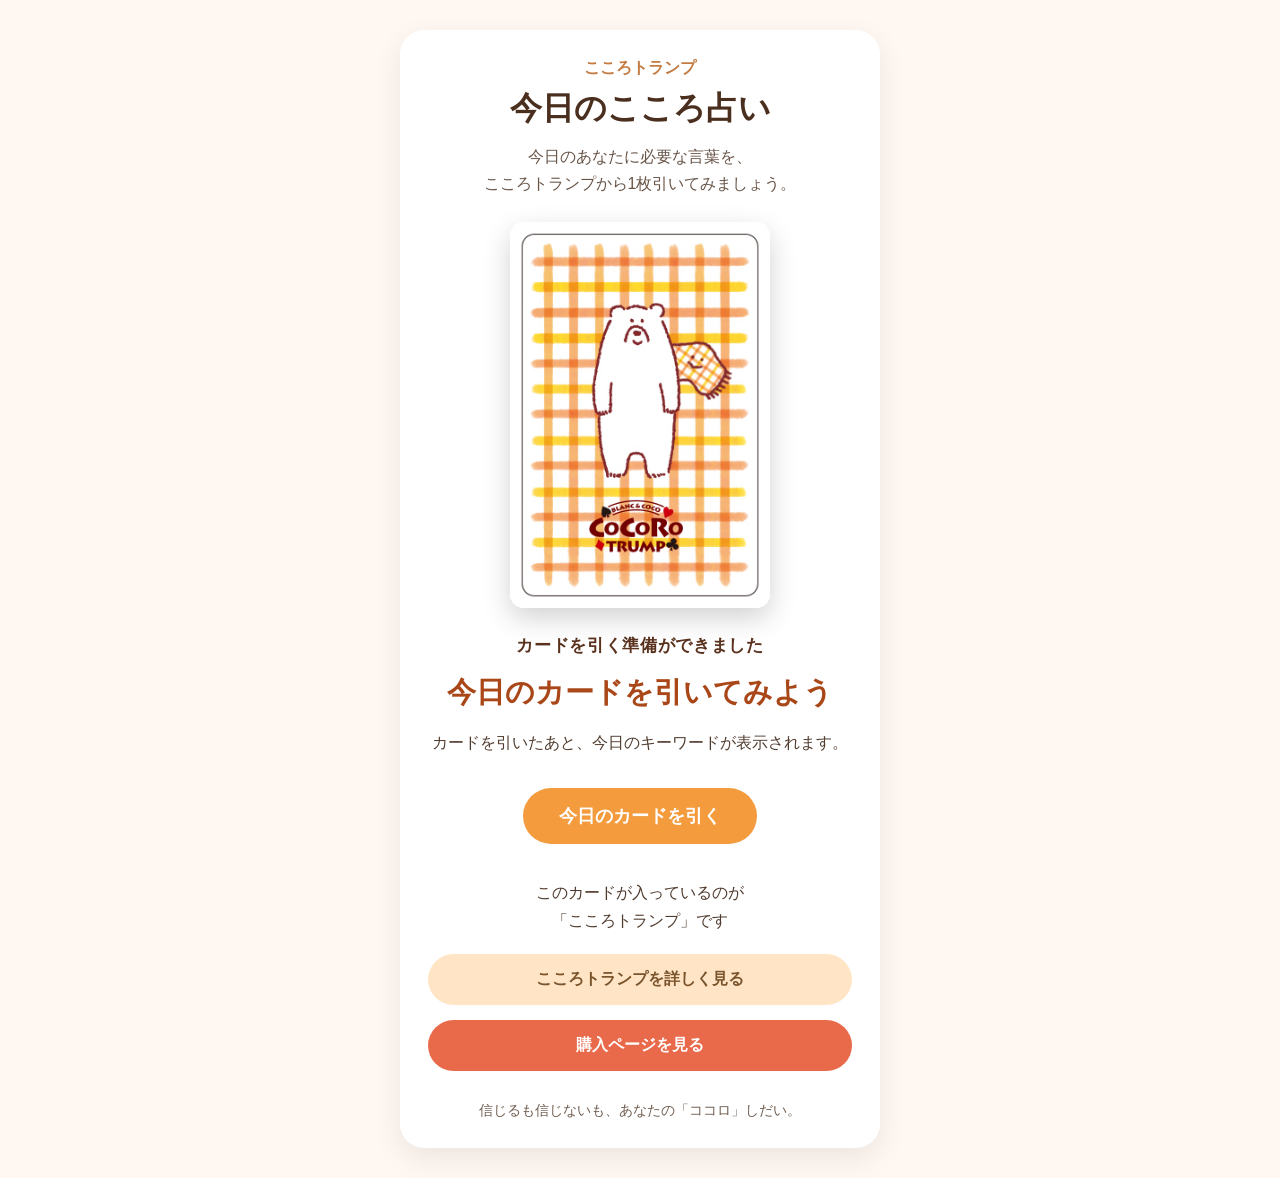
<file: index.html>
<!DOCTYPE html>
<html lang="ja">
<head>
  <meta charset="UTF-8">

  <meta
    name="viewport"
    content="width=device-width, initial-scale=1.0"
  >

  <meta
    name="description"
    content="こころトランプの52枚から、今日のあなたのカードを1枚引く『今日のこころ占い』です。"
  >

  <title>今日のこころ占い｜こころトランプ</title>

  <link rel="stylesheet" href="style.css">
</head>

<body>
  <main class="fortune-app">

    <section class="fortune-panel">

      <header class="fortune-header">
        <p class="eyebrow">こころトランプ</p>

        <h1>今日のこころ占い</h1>

        <p class="lead">
          今日のあなたに必要な言葉を、<br>
          こころトランプから1枚引いてみましょう。
        </p>
      </header>

      <section
        id="cardStage"
        class="card-stage"
        aria-live="polite"
      >
        <div id="cardFrame" class="card-frame">

          <div
            id="sparkleLayer"
            class="sparkle-layer"
            aria-hidden="true"
          ></div>

          <img
            id="cardImage"
            class="card-image"
            src="images/パッケージ_こころトランプ.jpg"
            alt="こころトランプのカード裏面"
          >

        </div>
      </section>

      <section class="result-area">

        <p id="statusText" class="status-text">
          カードを引く準備ができました
        </p>

        <h2 id="cardWord" class="card-word">
          今日のカードを引いてみよう
        </h2>

        <p id="cardMessage" class="card-message">
          カードを引いたあと、今日のキーワードが表示されます。
        </p>

      </section>

      <div class="action-area">

        <button
          id="drawButton"
          class="draw-button"
          type="button"
        >
          今日のカードを引く
        </button>

      </div>

      <section class="brand-area">

        <p class="brand-message">
          このカードが入っているのが<br>
          「こころトランプ」です
        </p>

        <div class="link-buttons">

          <a
            class="link-button secondary"
            href="https://www.cocoket.com/cocorotrump/"
            target="_blank"
            rel="noopener noreferrer"
          >
            こころトランプを詳しく見る
          </a>

          <a
            class="link-button primary"
            href="https://xgqxfy5miscuqgs8jlto.stores.jp"
            target="_blank"
            rel="noopener noreferrer"
          >
            購入ページを見る
          </a>

        </div>

      </section>

      <footer class="fortune-footer">
        <p>
          信じるも信じないも、あなたの「ココロ」しだい。
        </p>
      </footer>

    </section>

  </main>

 <script src="cards.js?v=2"></script>
<script src="app.js?v=2"></script>
</body>
</html>
</file>
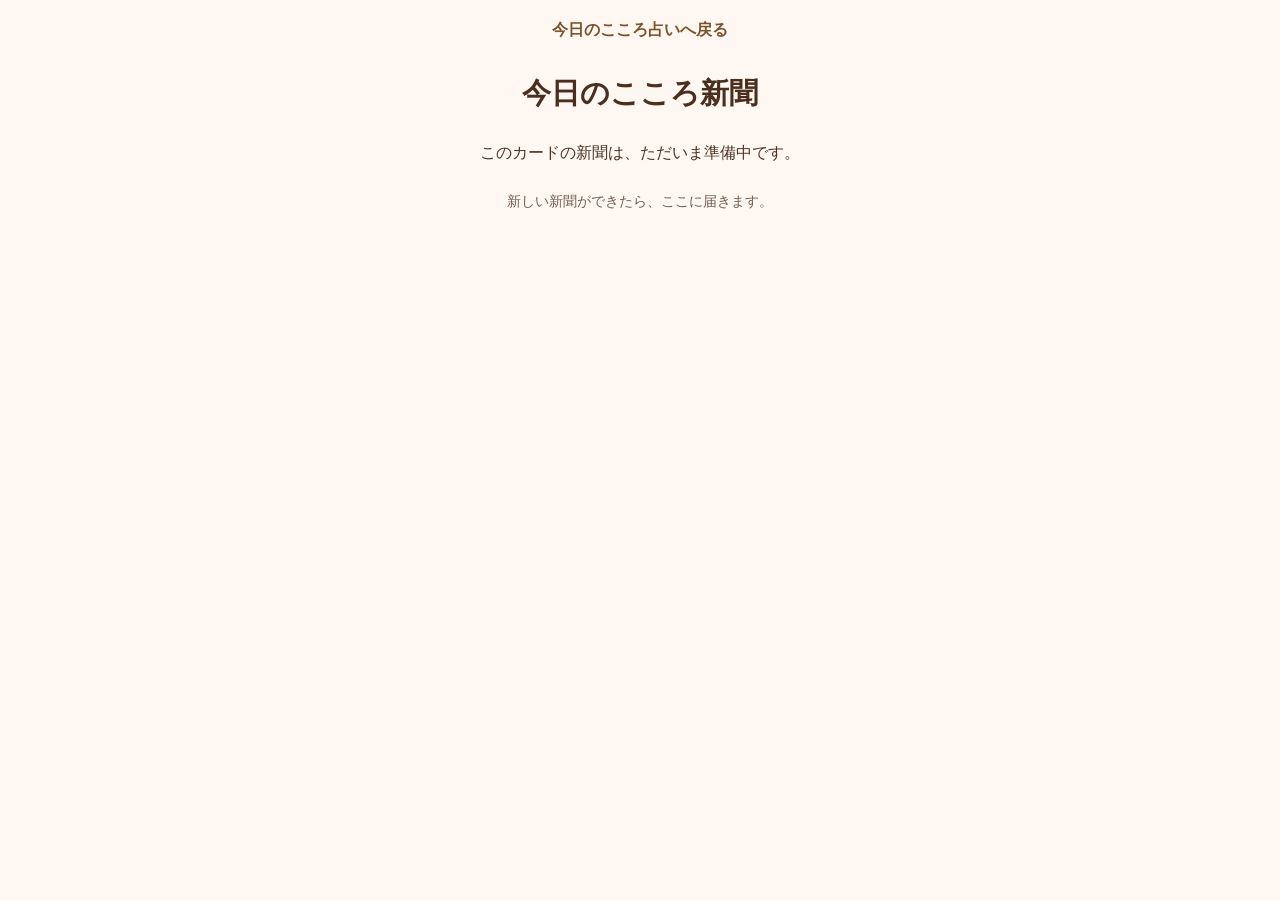
<file: kokoro-shinbun.html>
<!doctype html>
<html lang="ja">
  <head>
    <meta charset="utf-8">
    <meta name="viewport" content="width=device-width, initial-scale=1">
    <title>今日のこころ新聞｜ここケット</title>
    <link rel="stylesheet" href="kokoro-shinbun.css">
  </head>
  <body>
    <main class="newspaper-app" aria-live="polite">
      <a class="back-link" href="./">今日のこころ占いへ戻る</a>
      <section id="newspaperResult" class="newspaper-result">
        <p>今日のこころ新聞を準備しています…</p>
      </section>
    </main>

    <script>
      // 新聞画像は現在の日付ではなく、刊（朝刊・夕刊）とカードで選ぶ。
      // これで日付が変わっても「準備中」にならない。
      const newspaperImages = {
        "morning|club-5": [
          "images/club5_morning.png",
          "images/kokoro_shinbun/club5_morning.png",
          "images/images/kokoro_shinbun/club5_morning.png",
          "画像/kokoro_shinbun/club5_morning.png"
        ],
        "evening|club-5": [
          "images/club5_evening.png",
          "images/kokoro_shinbun/club5_evening.png",
          "images/images/kokoro_shinbun/club5_evening.png",
          "画像/kokoro_shinbun/club5_evening.png"
        ],
        "morning|heart-7": [
          "images/heart7_morning.png",
          "images/kokoro_shinbun/heart7_morning.png",
          "images/images/kokoro_shinbun/heart7_morning.png",
          "画像/kokoro_shinbun/heart7_morning.png"
        ],
        "evening|heart-7": [
          "images/heart7_evening.png",
          "images/kokoro_shinbun/heart7_evening.png",
          "images/images/kokoro_shinbun/heart7_evening.png",
          "画像/kokoro_shinbun/heart7_evening.png"
        ]
      };

      const params = new URLSearchParams(window.location.search);
      const date = params.get("date") || "";
      const edition = params.get("edition") || "";
      const card = params.get("card") || "";
      const content = params.get("content") || "";
      const key = edition + "|" + card;
      const imagePaths = newspaperImages[key];
      const result = document.getElementById("newspaperResult");

      if (imagePaths && content === "v0.1-locked") {
        const image = document.createElement("img");
        image.className = "newspaper-image";
        image.alt = "今日のこころ新聞";
        let pathIndex = 0;
        image.src = imagePaths[pathIndex];
        image.addEventListener("error", function () {
          pathIndex += 1;
          if (pathIndex < imagePaths.length) {
            image.src = imagePaths[pathIndex];
          }
        });
        result.replaceChildren(image);
      } else {
        result.innerHTML =
          "<h1>今日のこころ新聞</h1>" +
          "<p>このカードの新聞は、ただいま準備中です。</p>" +
          "<p class=\"small-note\">新しい新聞ができたら、ここに届きます。</p>";
      }
    </script>
  </body>
</html>
</file>
<file: style.css>
* {
  margin: 0;
  padding: 0;
  box-sizing: border-box;
}

body {
  background: #fff7f1;
  color: #4b3425;
  font-family:
    "Yu Gothic",
    "Hiragino Sans",
    "Meiryo",
    sans-serif;
}

.fortune-app {
  width: 100%;
  display: flex;
  justify-content: center;
  padding: 30px 15px;
}

.fortune-panel {
  width: 100%;
  max-width: 480px;
  background: #fff;
  border-radius: 24px;
  padding: 28px;
  box-shadow: 0 10px 30px rgba(0, 0, 0, .08);
  overflow: visible;
  transition: background .35s ease, box-shadow .35s ease;
}

.fortune-header {
  text-align: center;
  margin-bottom: 25px;
}

.eyebrow {
  color: #c37b42;
  font-weight: 700;
  margin-bottom: 8px;
}

h1 {
  color: #4a2f1f;
  font-size: 2rem;
  font-weight: 800;
  margin-bottom: 12px;
}

.lead {
  color: #695548;
  font-weight: 500;
  line-height: 1.7;
}

.card-stage {
  display: flex;
  justify-content: center;
  margin: 25px 0;
  overflow: visible;
}

.card-frame {
  position: relative;
  width: 260px;
  transform-style: preserve-3d;
  transition: transform .25s ease, filter .25s ease;
  overflow: visible;
}

.card-image {
  display: block;
  width: 100%;
  height: auto;
  border-radius: 14px;
  box-shadow: 0 10px 28px rgba(0, 0, 0, .18);
}

.result-area {
  text-align: center;
  margin: 25px 0;
}

.status-text {
  min-height: 1.6em;
  margin-bottom: 10px;
  color: #5a321e;
  font-size: 1.08rem;
  font-weight: 800;
  letter-spacing: .04em;
  opacity: 1;
}

.card-word {
  color: #a94718;
  font-size: 1.8rem;
  font-weight: 800;
  margin-bottom: 15px;
  line-height: 1.5;
}

.card-message {
  color: #513d30;
  font-size: 1rem;
  font-weight: 500;
  line-height: 1.8;
}

.newspaper-link {
  display: none;
  width: min(100%, 340px);
  margin: 22px auto 0;
  padding: 14px 20px;
  border: 2px solid #e1ad62;
  border-radius: 999px;
  background: #fff1cf;
  color: #7a542c;
  font-size: 1rem;
  font-weight: 800;
  line-height: 1.4;
  text-decoration: none;
  box-shadow: 0 4px 0 rgba(184, 126, 49, .16);
  transition: transform .2s ease, filter .2s ease, box-shadow .2s ease;
}

.newspaper-link.is-visible {
  display: inline-block;
}

.newspaper-link:hover {
  transform: translateY(-2px);
  filter: brightness(1.03);
  box-shadow: 0 6px 0 rgba(184, 126, 49, .16);
}

.newspaper-link:active {
  transform: translateY(1px);
  box-shadow: 0 2px 0 rgba(184, 126, 49, .16);
}

.action-area {
  text-align: center;
  margin: 30px 0;
}

.draw-button {
  background: #f39b3d;
  color: #fff;
  border: none;
  border-radius: 50px;
  padding: 16px 36px;
  font-size: 18px;
  font-weight: 700;
  cursor: pointer;
  transition: transform .2s ease, background .2s ease, filter .2s ease;
}

.draw-button:hover {
  background: #e88722;
  transform: scale(1.04);
}

.draw-button:active {
  transform: scale(.95);
}

.draw-button:disabled {
  opacity: .72;
  cursor: not-allowed;
}

.draw-button.is-drawing {
  animation: buttonPulse .8s infinite alternate;
}

.brand-area {
  margin-top: 35px;
  text-align: center;
}

.brand-message {
  color: #4f3a2d;
  font-weight: 500;
  margin-bottom: 18px;
  line-height: 1.8;
}

.link-buttons {
  display: flex;
  flex-direction: column;
  gap: 15px;
}

.link-button {
  display: block;
  text-decoration: none;
  padding: 15px;
  border-radius: 40px;
  font-weight: 700;
  transition: transform .2s ease, filter .2s ease;
}

.link-button:hover {
  transform: translateY(-2px);
  filter: brightness(1.03);
}

.link-button.primary {
  background: #e96a4b;
  color: #fff;
}

.link-button.secondary {
  background: #ffe5c6;
  color: #7a542c;
}

.fortune-footer {
  margin-top: 30px;
  text-align: center;
  color: #725f52;
  font-size: .9rem;
  font-weight: 500;
}

/* シャッフル */
.card-frame.is-shuffling {
  animation: drumShuffle .12s infinite alternate ease-in-out;
}

.card-frame.is-shuffling .card-image {
  filter: brightness(1.08) saturate(1.12);
  box-shadow: 0 14px 35px rgba(0, 0, 0, .23);
}

/* 最終カード */
.card-frame.is-revealing {
  animation:
    finalCardReveal .85s
    cubic-bezier(.22, 1.4, .36, 1);
}

/* キラキラ */
.sparkle-layer {
  position: absolute;
  inset: -38px;
  z-index: 10;
  pointer-events: none;
  overflow: visible;
}

.sparkle-layer:empty {
  display: none;
}

.sparkle-layer:not(:empty) {
  display: block;
}

.sparkle {
  position: absolute;
  opacity: 0;
  font-size: 36px;
  line-height: 1;
  filter: drop-shadow(0 2px 5px rgba(225, 159, 35, .28));
}

.sparkle-1 { top: 3%; left: -2%; }
.sparkle-2 { top: 14%; right: -3%; font-size: 44px; }
.sparkle-3 { bottom: 15%; left: -3%; font-size: 39px; color: #f1ba43; }
.sparkle-4 { right: 2%; bottom: 4%; font-size: 32px; }
.sparkle-5 { top: 42%; left: -10%; font-size: 42px; }
.sparkle-6 { top: 52%; right: -10%; font-size: 38px; }

.show-sparkles .sparkle-1 { animation: sparkleBurst1 1.2s ease-out forwards; }
.show-sparkles .sparkle-2 { animation: sparkleBurst2 1.25s ease-out .08s forwards; }
.show-sparkles .sparkle-3 { animation: sparkleBurst3 1.15s ease-out .14s forwards; }
.show-sparkles .sparkle-4 { animation: sparkleBurst4 1.2s ease-out .2s forwards; }
.show-sparkles .sparkle-5 { animation: sparkleBurst5 1.6s ease-out .05s forwards; }
.show-sparkles .sparkle-6 { animation: sparkleBurst6 1.7s ease-out .12s forwards; }

/* シークレット */
.card-frame.secret-card {
  animation:
    secretCardGlow 2.2s ease-in-out,
    secretCardFloat 2.2s ease-in-out;
  box-shadow:
    0 0 22px rgba(255, 196, 54, .75),
    0 0 48px rgba(255, 225, 125, .7),
    0 0 85px rgba(255, 184, 44, .45);
  border-radius: 18px;
}

.card-frame.secret-card .card-image {
  filter: brightness(1.08) saturate(1.12);
}

.fortune-panel.secret-mode {
  animation: secretPanelFlash 2.2s ease-out;
  box-shadow:
    0 0 30px rgba(255, 198, 52, .35),
    0 14px 38px rgba(0, 0, 0, .1);
}

.fortune-panel.secret-mode .status-text,
.fortune-panel.secret-mode .card-word {
  color: #a66b00;
  text-shadow:
    0 1px 0 #fff6cf,
    0 0 12px rgba(255, 207, 71, .5);
}

/* アニメーション */
@keyframes drumShuffle {
  0% {
    transform:
      translateX(-7px)
      translateY(-2px)
      rotate(-2deg)
      scale(1.025);
  }

  100% {
    transform:
      translateX(7px)
      translateY(2px)
      rotate(2deg)
      scale(1.045);
  }
}

@keyframes finalCardReveal {
  0% {
    opacity: .2;
    transform: scale(.68) rotateY(90deg);
    filter: brightness(1.7);
  }

  45% {
    opacity: 1;
    transform: scale(1.16) rotateY(0deg);
    filter: brightness(1.25);
  }

  68% { transform: scale(.96); }
  84% { transform: scale(1.05); }

  100% {
    opacity: 1;
    transform: scale(1);
    filter: brightness(1);
  }
}

@keyframes buttonPulse {
  0% {
    filter: brightness(.96);
    transform: scale(.98);
  }

  100% {
    filter: brightness(1.08);
    transform: scale(1.02);
  }
}

@keyframes sparkleBurst1 {
  0% { opacity: 0; transform: scale(.2) rotate(-30deg); }
  35% { opacity: 1; transform: scale(1.4) rotate(10deg); }
  100% { opacity: 0; transform: translate(-25px, -35px) scale(.5) rotate(35deg); }
}

@keyframes sparkleBurst2 {
  0% { opacity: 0; transform: scale(.2) rotate(30deg); }
  35% { opacity: 1; transform: scale(1.45) rotate(-10deg); }
  100% { opacity: 0; transform: translate(28px, -38px) scale(.5) rotate(-35deg); }
}

@keyframes sparkleBurst3 {
  0% { opacity: 0; transform: scale(.2) rotate(-20deg); }
  40% { opacity: 1; transform: scale(1.3) rotate(15deg); }
  100% { opacity: 0; transform: translate(-28px, 28px) scale(.45) rotate(35deg); }
}

@keyframes sparkleBurst4 {
  0% { opacity: 0; transform: scale(.2) rotate(20deg); }
  40% { opacity: 1; transform: scale(1.35) rotate(-15deg); }
  100% { opacity: 0; transform: translate(28px, 30px) scale(.45) rotate(-35deg); }
}

@keyframes sparkleBurst5 {
  0% { opacity: 0; transform: scale(.2) rotate(-30deg); }
  35% { opacity: 1; transform: scale(1.6) rotate(18deg); }
  100% { opacity: 0; transform: translate(-38px, -8px) scale(.5) rotate(50deg); }
}

@keyframes sparkleBurst6 {
  0% { opacity: 0; transform: scale(.2) rotate(30deg); }
  35% { opacity: 1; transform: scale(1.55) rotate(-18deg); }
  100% { opacity: 0; transform: translate(38px, 8px) scale(.5) rotate(-50deg); }
}

@keyframes secretCardGlow {
  0% { filter: brightness(1); }

  25% {
    filter:
      brightness(1.3)
      drop-shadow(0 0 14px rgba(255, 207, 71, .9));
  }

  55% {
    filter:
      brightness(1.12)
      drop-shadow(0 0 28px rgba(255, 221, 123, .85));
  }

  100% { filter: brightness(1); }
}

@keyframes secretCardFloat {
  0% { transform: scale(.85) translateY(14px); }
  35% { transform: scale(1.12) translateY(-8px); }
  60% { transform: scale(1.03) translateY(-3px); }
  100% { transform: scale(1) translateY(0); }
}

@keyframes secretPanelFlash {
  0% { background: #fff; }
  22% { background: #fff5c9; }
  50% { background: #fffaf0; }
  100% { background: #fff; }
}

/* スマホ */
@media (max-width: 480px) {
  .fortune-panel {
    padding: 20px;
  }

  .card-frame {
    width: 220px;
  }

  h1 {
    font-size: 1.7rem;
  }

  .card-word {
    font-size: 1.5rem;
  }

  .status-text {
    font-size: 1rem;
  }

  .sparkle-layer {
    inset: -30px;
  }
}

/* 動きを減らす設定 */
@media (prefers-reduced-motion: reduce) {
  .card-frame.is-shuffling,
  .card-frame.is-revealing,
  .card-frame.secret-card,
  .fortune-panel.secret-mode,
  .draw-button.is-drawing,
  .show-sparkles .sparkle {
    animation: none;
  }
}
</file>
<file: kokoro-shinbun.css>
* {
  box-sizing: border-box;
}

body {
  margin: 0;
  min-height: 100vh;
  background: #fff7f1;
  color: #4b3425;
  font-family: "Yu Gothic", "Hiragino Sans", "Meiryo", sans-serif;
}

.newspaper-app {
  width: min(100%, 640px);
  margin: 0 auto;
  padding: 20px 14px 36px;
  text-align: center;
}

.back-link {
  display: inline-block;
  margin: 0 0 16px;
  color: #7a542c;
  font-weight: 700;
  text-decoration: none;
}

.back-link:hover {
  text-decoration: underline;
}

.newspaper-result {
  min-height: 180px;
  display: grid;
  place-items: center;
  padding: 12px 0;
}

.newspaper-result h1 {
  margin: 0 0 10px;
  color: #4a2f1f;
  font-size: 1.8rem;
}

.newspaper-result p {
  margin: 6px 0;
  line-height: 1.8;
}

.small-note {
  color: #725f52;
  font-size: .9rem;
}

.newspaper-image {
  display: block;
  width: 100%;
  height: auto;
  border-radius: 10px;
  box-shadow: 0 12px 32px rgba(88, 57, 34, .16);
}
</file>
